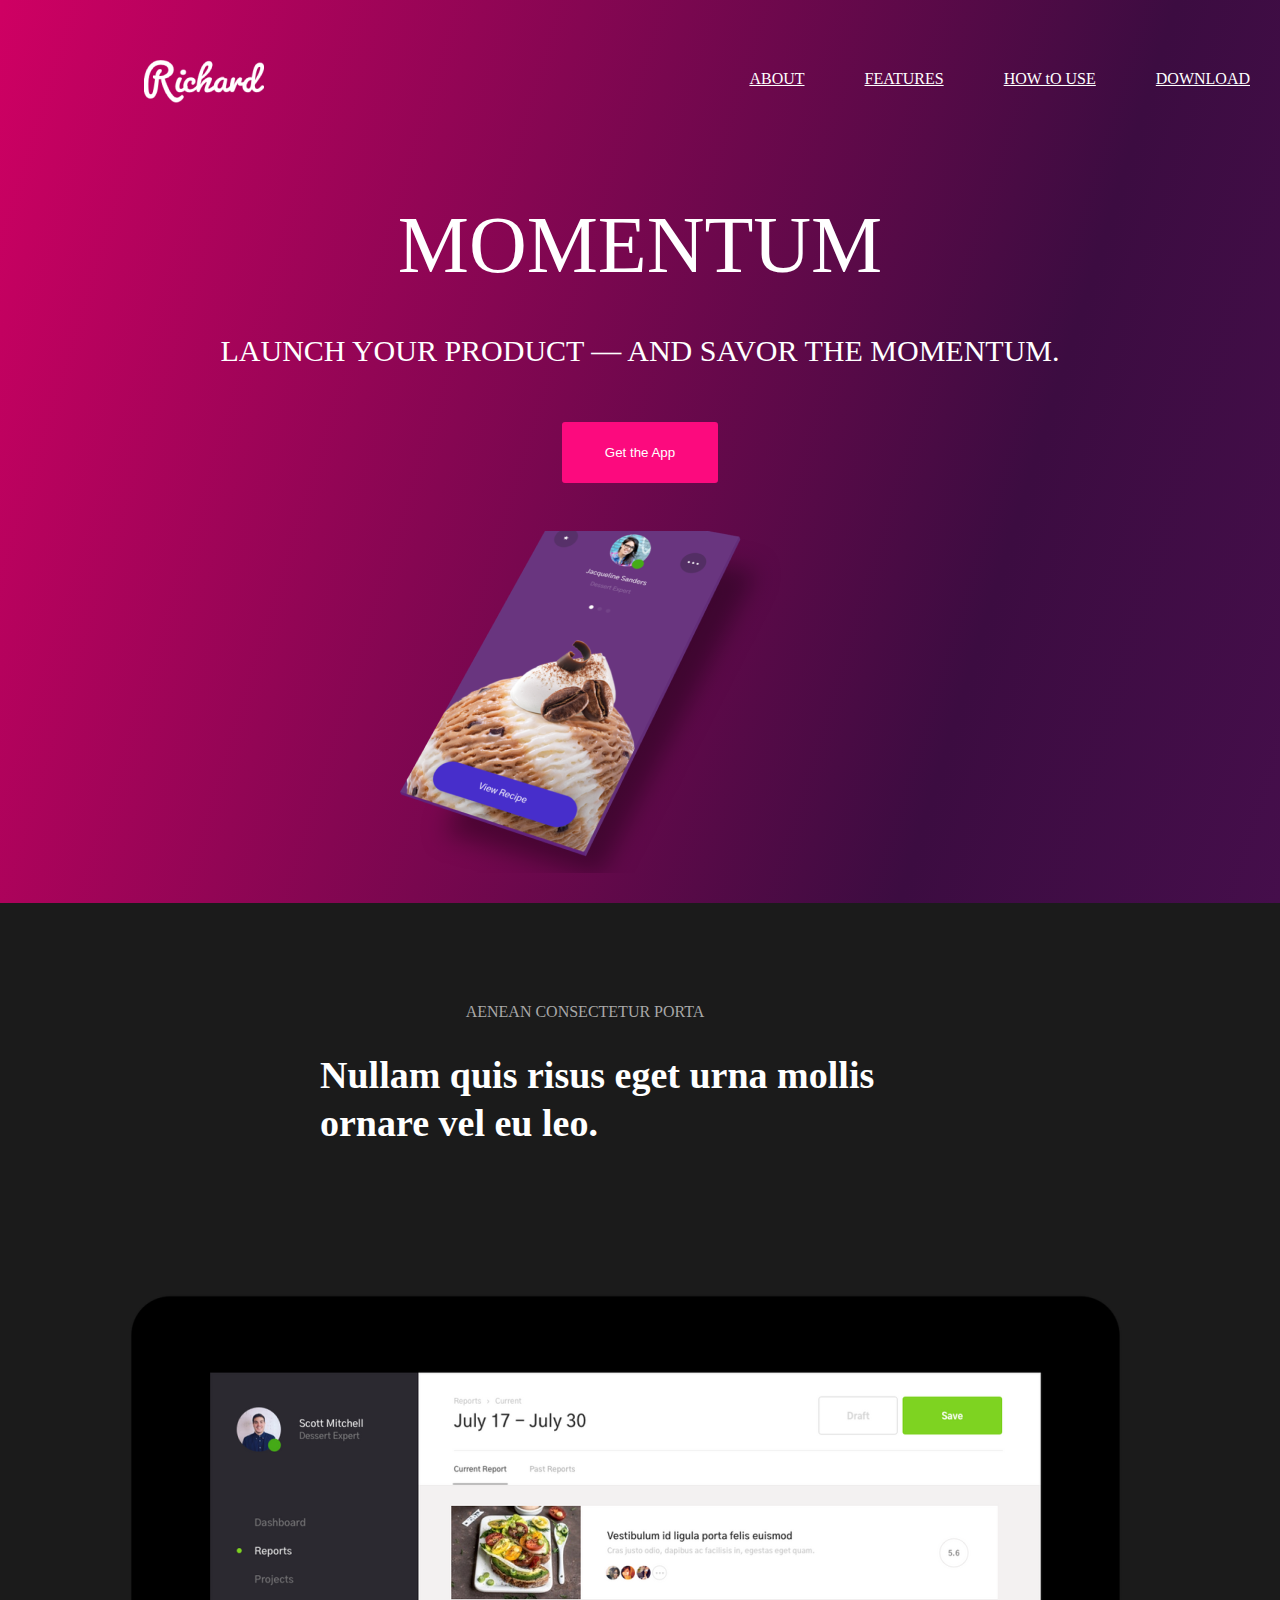
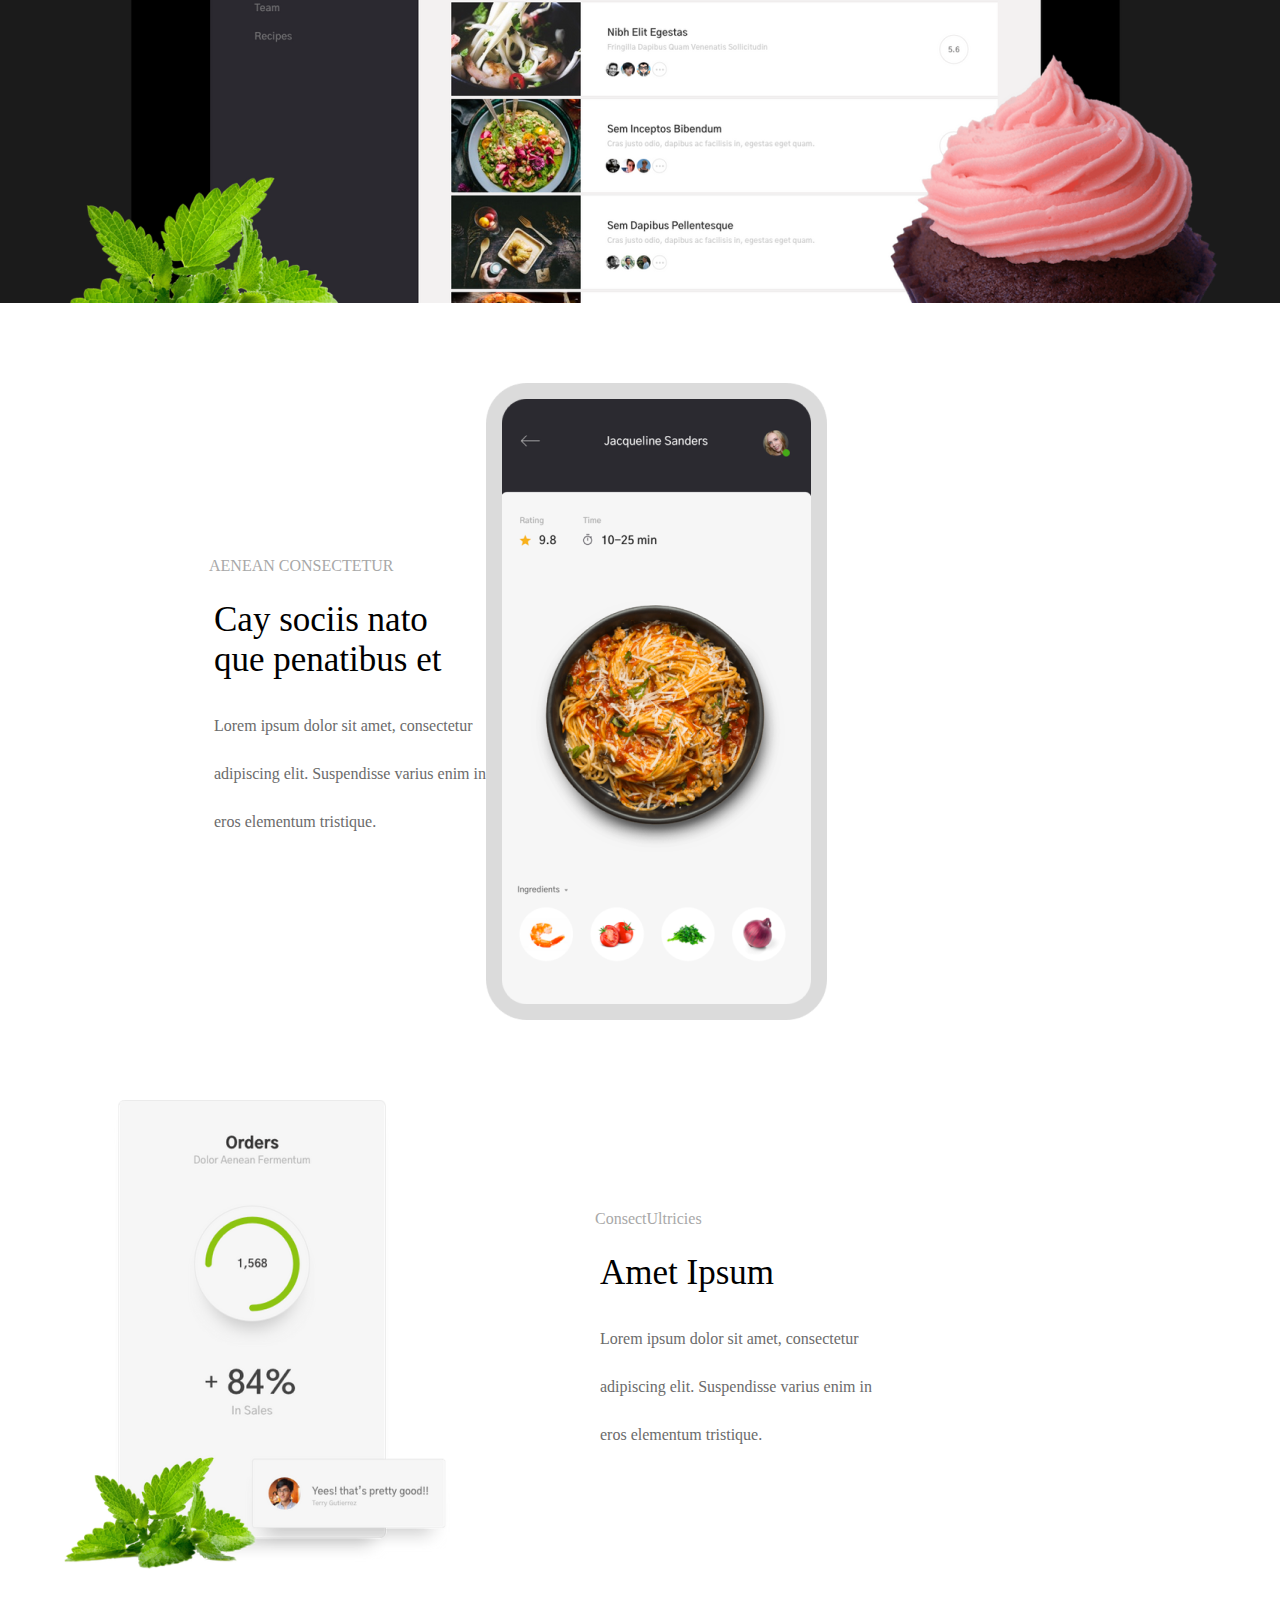
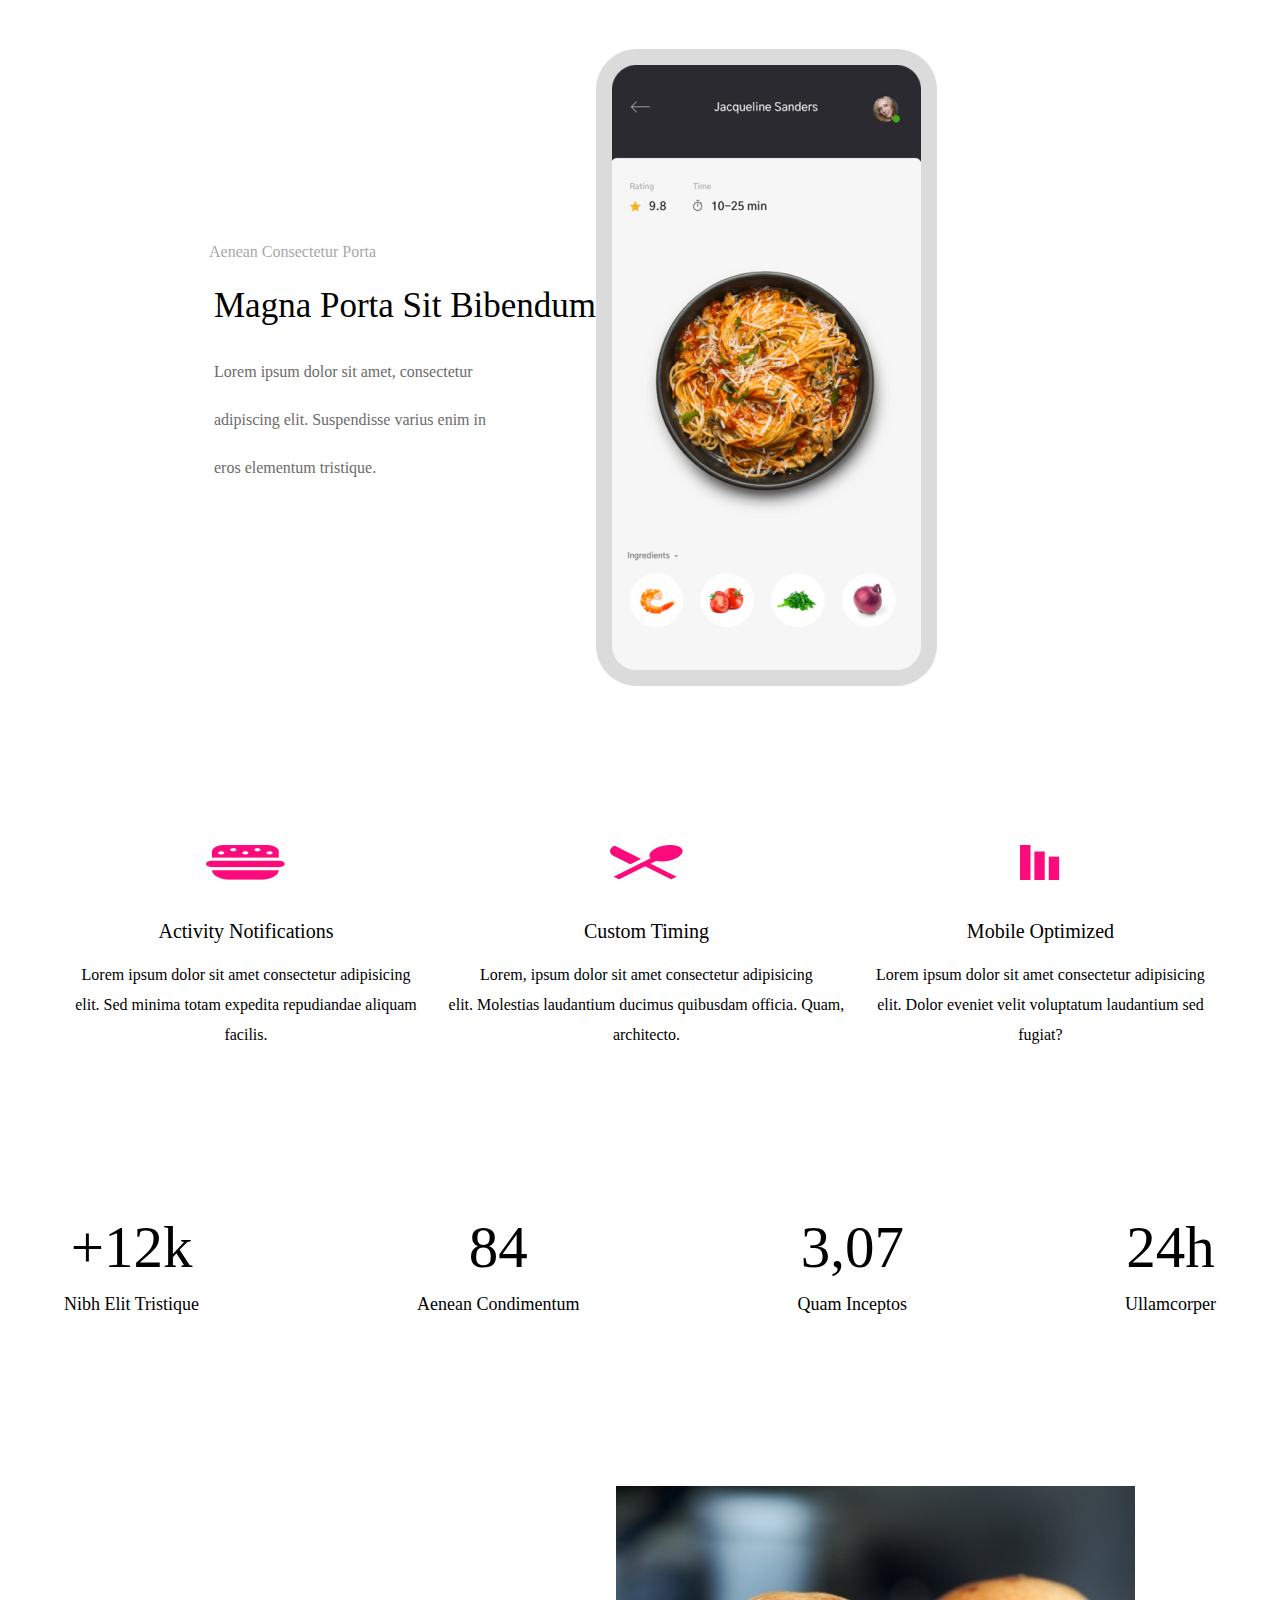
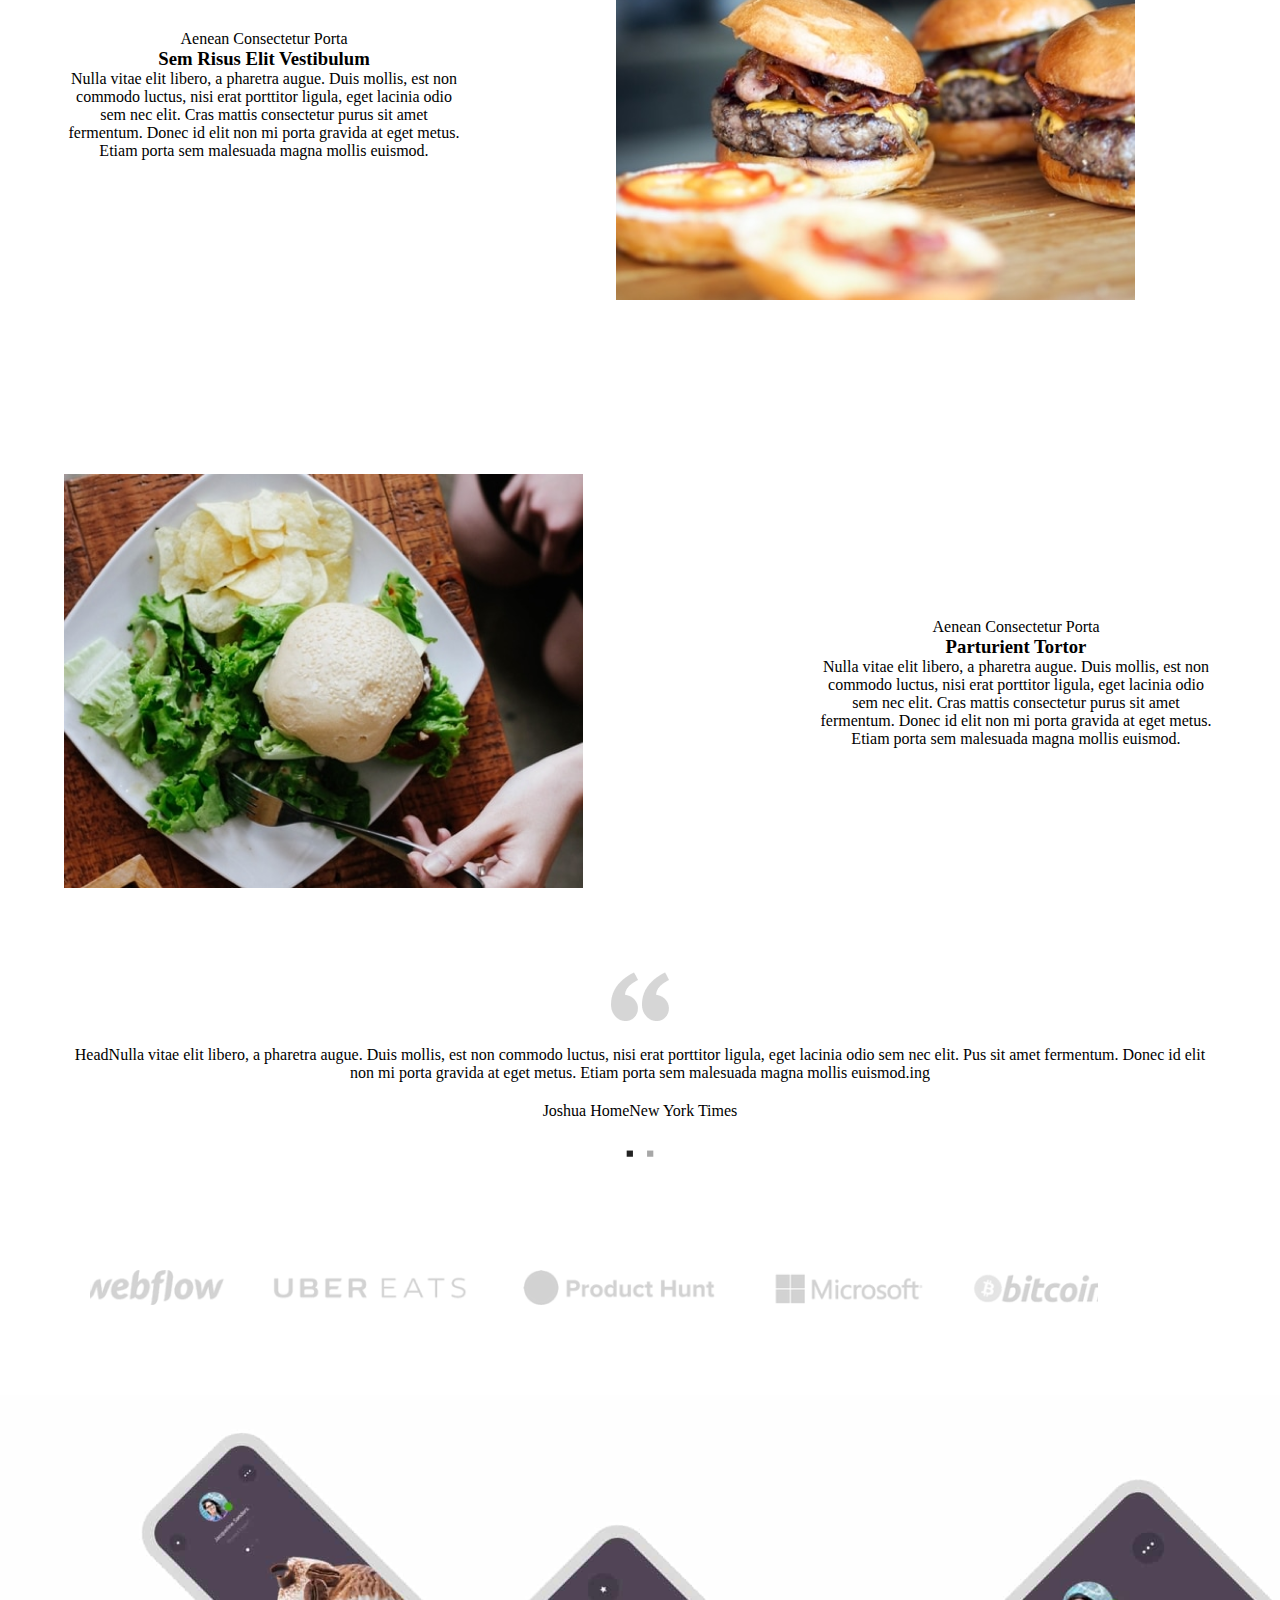
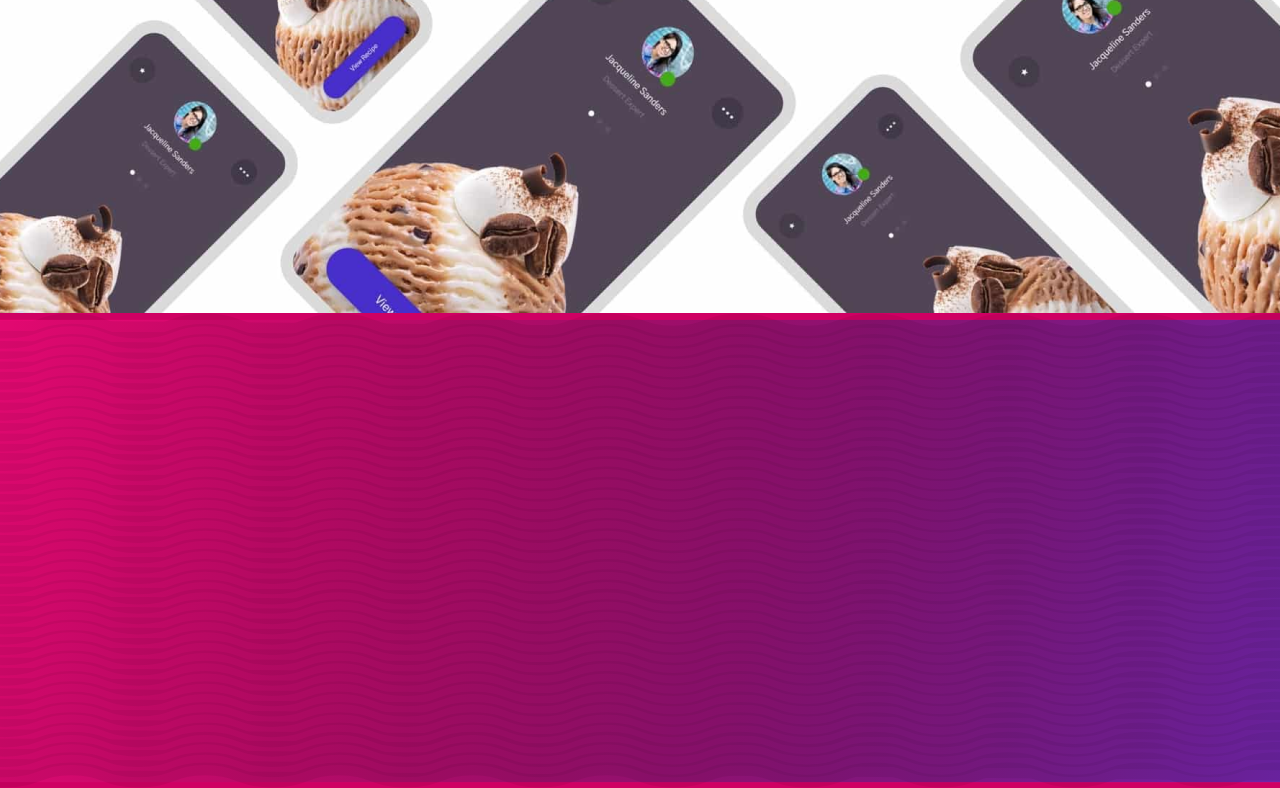
<file: lesson-2 Бэм/index.html>
<!DOCTYPE html>
<html lang="en">
<head>
    <meta charset="UTF-8">
    <meta http-equiv="X-UA-Compatible" content="IE=edge">
    <meta name="viewport" content="width=device-width, initial-scale=1.0">
    <title>Document</title>
    <link rel="stylesheet" href="./css/style.css">
</head>
<body>
    <div class="main">
        <div class="contaiber">
            <header class="header">
                <img class="header__logo" src="./css/images/logo.png" alt="">
                <nav class="header__nav">
                    <a class="header__nav__link"
                     href="">ABOUT</a>
                    <a class="header__nav__link" 
                    href="">FEATURES</a>
                    <a class="header__nav__link" 
                    href="">HOW tO USE</a>
                    <a class="header__nav__link"
                     href="">DOWNLOAD</a>
                </nav>
            </header>
            <div class="intro">
                <h1 class="intro__title">MOMENTUM</h1>
                <p class="intro__description">LAUNCH YOUR PRODUCT — AND SAVOR THE MOMENTUM.</p>
                <button class="intro__btn">Get the App</button>
                <img class="intro__img" src="./css/images/телефон.png" alt="">
            </div>
        </div>
    </div>
    <!-- main end -->

    <!-- desktop info start -->
    <div class="desktop-info">
        <div class="container">
            <div class="desktop-info__content">
                <p>AENEAN CONSECTETUR PORTA</p>
                <h2>Nullam quis risus eget urna mollis ornare vel eu leo.</h2>
                <img class="desktop-info__container__img" src="./css/images/еда.png" alt="desktop">
            </div>
        </div>
    </div>
    <!-- desktop info end -->

    <!-- mobile info start -->
    <div class="mobile-info">
        <div class="container">
        <div class="mobile-info__content">
        <div class="mobile-info__content__text">
            <p class="mobile-info__contant__text-size-s">AENEAN CONSECTETUR</p>
            <p class="mobile-info__contant__text-size-l">Cay sociis nato <br> que penatibus et</p>
            <p class="mobile-info__contant__text-size-m">Lorem ipsum dolor sit amet, consectetur <br> adipiscing elit. Suspendisse varius enim in <br> eros elementum tristique.</p>
        </div>
        <img src="./css/images/еда  с лапшами.png" alt="">
    </div>
</div>
</div>
<!-- mobile info end -->


 <!-- mobile info 2 start -->
 <div class="mobile-info">
    <div class="container">
    <div class="mobile-info__content">
        <img src="./css/images/растение.png" alt="">
    <div class="mobile-info__content__text">
        <p class="mobile-info__contant__text-size-s">ConsectUltricies</p>
        <p class="mobile-info__contant__text-size-l">Amet Ipsum</p>
        <p class="mobile-info__contant__text-size-m">Lorem ipsum dolor sit amet, consectetur <br> adipiscing elit. Suspendisse varius enim in <br> eros elementum tristique.</p>

    </div>
</div>
</div>
</div>
<!-- mobile info 2 end -->


 <!-- mobile info 3 start -->
 <div class="mobile-info">
    <div class="container">
    <div class="mobile-info__content">
    <div class="mobile-info__content__text">
        <p class="mobile-info__contant__text-size-s">Aenean Consectetur Porta</p>
        <p class="mobile-info__contant__text-size-l">Magna Porta Sit Bibendum</p>
        <p class="mobile-info__contant__text-size-m">Lorem ipsum dolor sit amet, consectetur <br> adipiscing elit. Suspendisse varius enim in <br> eros elementum tristique.  </p>

    </div>
    <img src="./css/images/еда  с лапшами.png" alt="">
</div>
</div>
</div>
<!-- mobile info 3 end -->

<!-- cards start -->
<div class="container">
    <div class="cards">
        <div class="cards__item">
            <img class="cards__item__icon" src="./css/images/бургер.png" alt="">
            <p class="cards__item__title">Activity Notifications</p>
            <p class="cards__item__description">Lorem ipsum dolor sit amet consectetur adipisicing <br> elit. Sed minima totam expedita repudiandae aliquam facilis.</p>
        </div>
        <div class="cards__item">
            <img class="cards__item__icon" src="./css/images/лошка.png" alt="">
            <p class="cards__item__title">Custom Timing</p>
            <p class="cards__item__description">Lorem, ipsum dolor sit amet consectetur adipisicing <br> elit. Molestias laudantium ducimus quibusdam officia. Quam, architecto.</p>
        </div>
        <div class="cards__item">
            <img class="cards__item__icon" src="./css/images/высоты.png" alt="">
            <p class="cards__item__title">Mobile Optimized</p>
            <p class="cards__item__description">Lorem ipsum dolor sit amet consectetur  adipisicing <br> elit. Dolor eveniet velit voluptatum laudantium sed fugiat?</p>
        </div>
    </div>
</div>
<!-- cards end -->

<!-- results start -->
<div class="container">
    <div class="results">
        <div class="results__item">
            <p class="results__item__title">+12k</p>
            <p class="results__item__description">Nibh Elit Tristique</p>
        </div>
        <div class="results__item">
            <p class="results__item__title">84</p>
            <p class="results__item__description">Aenean Condimentum</p>
        </div>
        <div class="results__item">
            <p class="results__item__title">3,07</p>
            <p class="results__item__description">Quam Inceptos</p>
        </div>
        <div class="results__item">
            <p class="results__item__title">24h</p>
            <p class="results__item__description">Ullamcorper</p>
        </div>
    </div>
</div>
<!-- results end -->

<!-- menu start -->
<div class="container">
    <div class="menu">
        <div class="menu__block">
            <div class="menu__block-text">
                <p class="menu__blick_text-child-1">Aenean Consectetur Porta</p>
                <h3 class="menu__blick_text-child-2">Sem Risus Elit Vestibulum</h3>
                <p class="menu__blick_text-child-3">Nulla vitae elit libero, a pharetra augue. Duis mollis, est non commodo luctus, nisi erat porttitor ligula, eget lacinia odio sem nec elit. Cras mattis consectetur purus sit amet fermentum. Donec id elit non mi porta gravida at eget metus. Etiam porta sem malesuada magna mollis euismod.</p>
            </div>
            <div class="menu__block-img">
                <img src="./css/images/гамбургер.png" alt="">
            </div>
        </div>
        <div class="menu__block">
            <div class="menu__block-img">
                <img src="./css/images/булый бургер.png" alt="">
            </div>
            <div class="menu__block-text">
                <p>Aenean Consectetur Porta</p>
                <h3>Parturient Tortor</h3>
                <p>Nulla vitae elit libero, a pharetra augue. Duis mollis, est non commodo luctus, nisi erat porttitor ligula, eget lacinia odio sem nec elit. Cras mattis consectetur purus sit amet fermentum. Donec id elit non mi porta gravida at eget metus. Etiam porta sem malesuada magna mollis euismod.</p>
            </div>
        </div>
    </div>
</div>
<!-- menu end -->


<!-- quote start -->
    <div class="container">
        <div class="quote">
            <div class="quote__text"> <img src="./css/images/ковычки.png" alt=""></div>
            <div class="quote__text">HeadNulla vitae elit libero, a pharetra augue. Duis mollis, est non commodo luctus, nisi erat porttitor ligula, eget lacinia odio sem nec elit. Pus sit amet fermentum. Donec id elit non mi porta gravida at eget metus. Etiam porta sem malesuada magna mollis euismod.ing</div>
            <div class="quote__text"><span>Joshua Home</span><span>New York Times</span></div>
        </div>
        <div class="quote__text">
            <img width="100%" class="quote__text-dots" src="./css/images/точки.png" alt="">
        </div>
    </div>
<!-- quete end -->

<!-- brands start-->
<div class="brands container">
    <img class="brands-img" src="./css/images/IMAGE (6).png" alt="">
</div>
<!--brand end  -->


<!-- phones start -->
<div class="container"> 
        <div class="phone"> 
            <div class="phone__img"> 
                <img class="quote__block-img__backroungbottom" src="./css/images/tellefon.png" alt=""> 
            </div> 
        </div> 
    </div>

<!-- phones end -->

<!--  -->
<div class="ready">

</div>
</body>
</html>
</file>
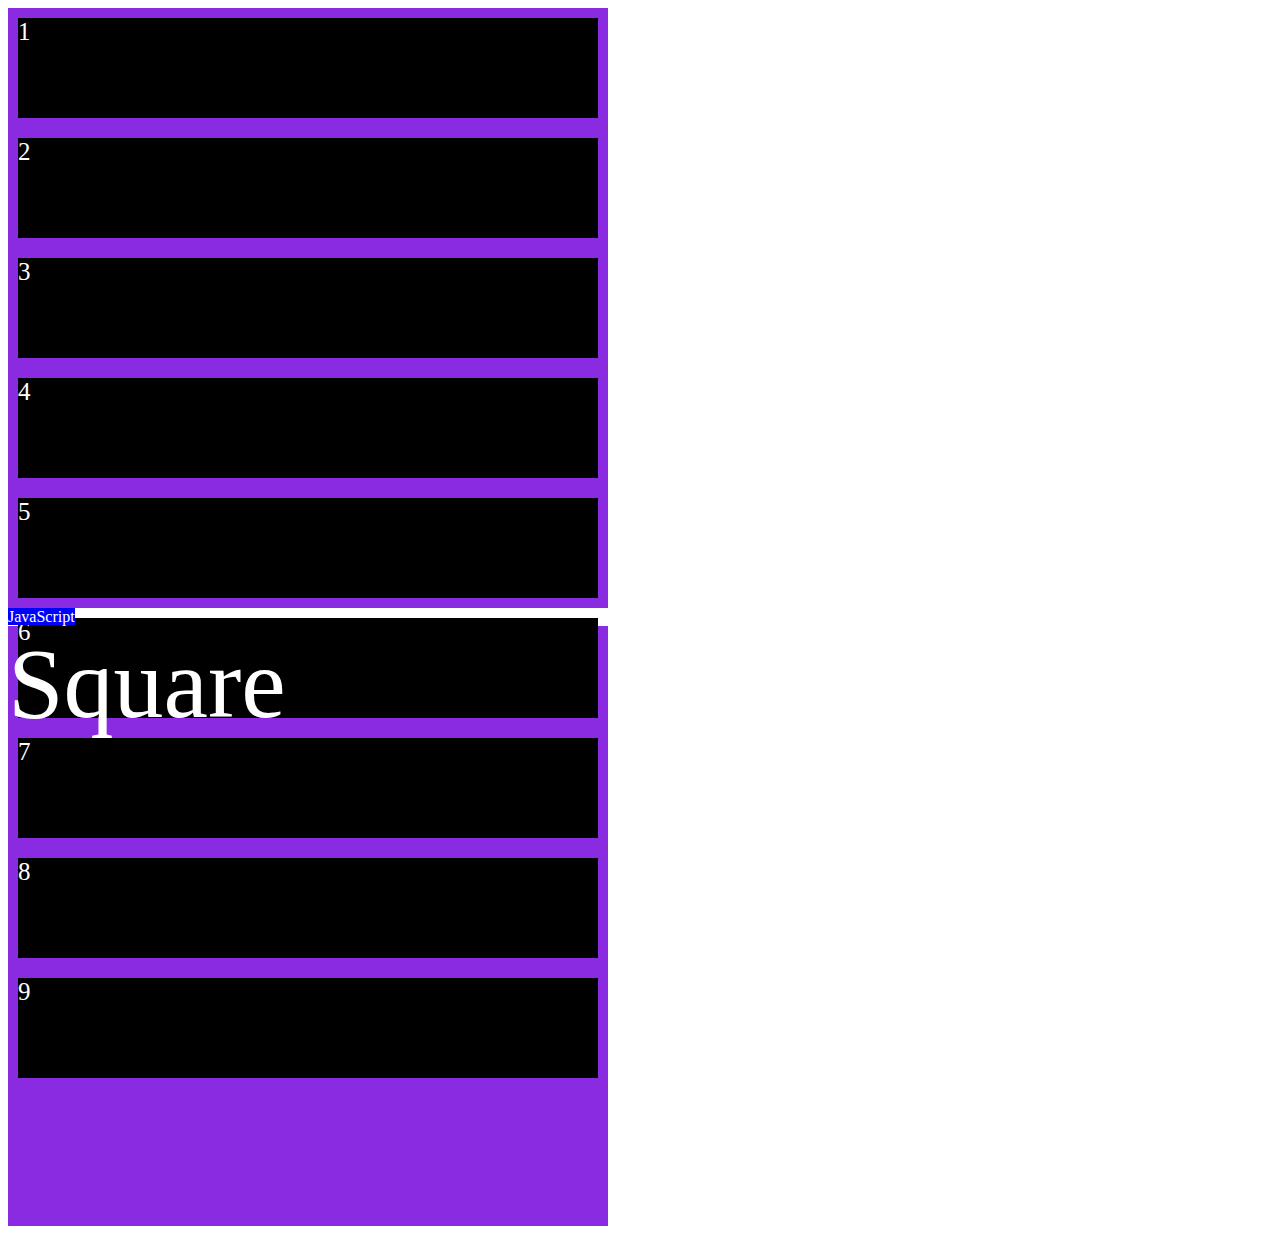
<file: Адаптивная верстка/index.html>
<!DOCTYPE html>
<html lang="en">
  <head>
    <meta charset="UTF-8" />
    <meta http-equiv="X-UA-Compatible" content="IE=edge" />
    <meta name="viewport" content="width=device-width, initial-scale=1.0" />

    <title>Document</title>
    <link rel="stylesheet" href="./css/style.css" />
  </head>
  <body>
    <div class="container"> 
      <div class="block">1</div>
      <div class="block">2</div>
      <div class="block">3</div>
      <div class="block">4</div>
      <div class="block">5</div>
      <div class="block">6</div>
      <div class="block">7</div>
      <div class="block">8</div>
      <div class="block">9</div>
    </div>

    <ddiv class="javascript">JavaScript</div>
        <div class="python">Python</div>
        <div class="php">PHT</div>
      </div class="emaple">
        <iv> 
    <div>Square</div>
  </body>
</html>
</file>
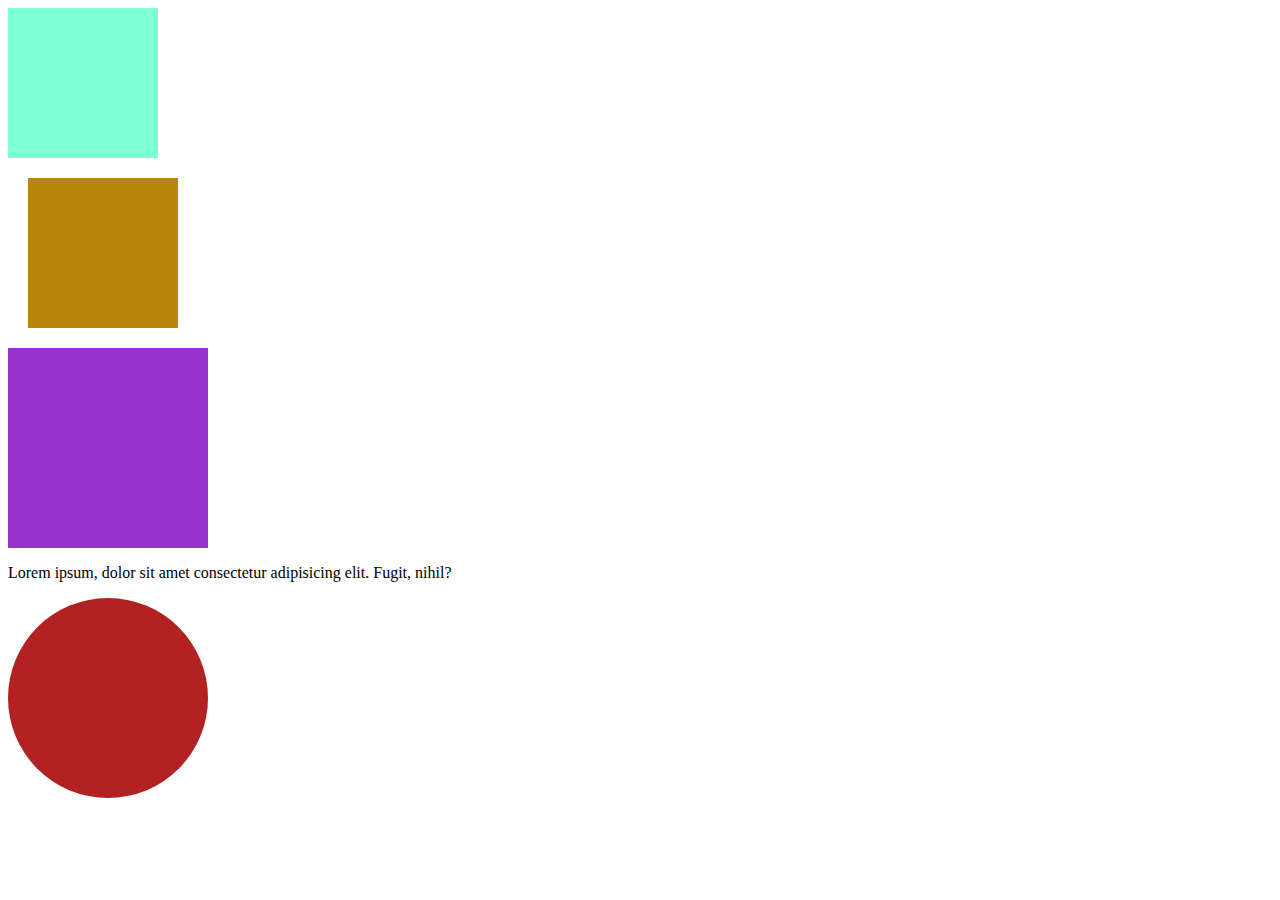
<file: Анимации/index.html>
<!DOCTYPE html>
<html lang="en">
  <head>
    <meta charset="UTF-8" />
    <meta http-equiv="X-UA-Compatible" content="IE=edge" />
    <meta name="viewport" content="width=device-width, initial-scale=1.0" />
    <title>Document</title>
    <link rel="stylesheet" href="./css/style.css" />
  </head>
  <body>
    <div class="block-animation"></div>
    <div class="block-animation2"></div>

    <div class="block"></div>
    <p>
      Lorem ipsum, dolor sit amet consectetur adipisicing elit. Fugit, nihil?
    </p>
  </body>

  <div class="circle"></div>
</html>
</file>
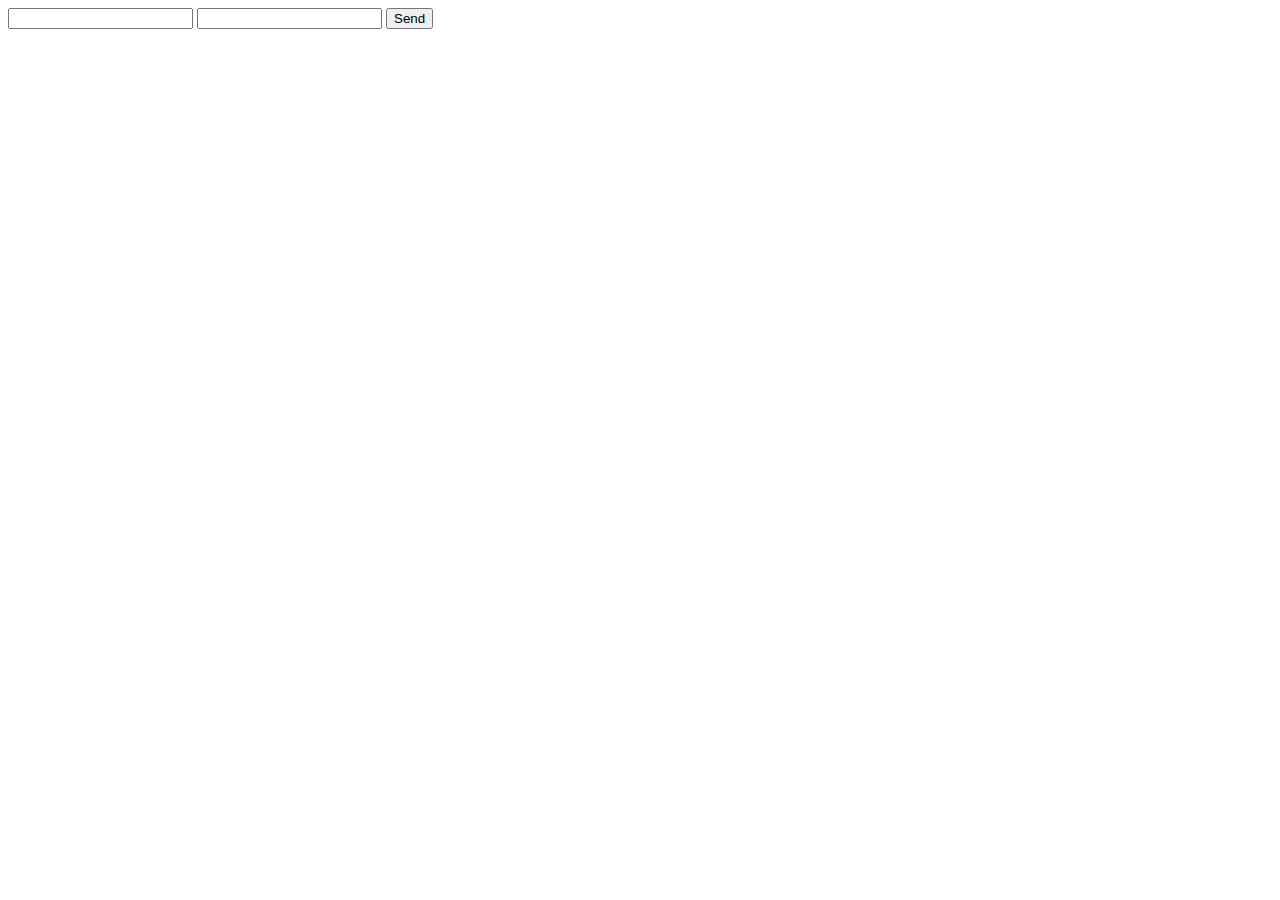
<file: Бэм/index.html>
<!DOCTYPE html>
<html lang="en">
<head>
    <meta charset="UTF-8">
    <meta http-equiv="X-UA-Compatible" content="IE=edge">
    <meta name="viewport" content="width=device-width, initial-scale=1.0">
    <title>Document</title>
</head>
<body>
    <!-- <form class="signin-form" action="">
        <input class="signin-form__name" type="text">
        <input class="signin-form__email" type="text">
        <button></button>
    </form> -->


    <!-- <form class="search-form" action="">
        <input class="search-form__input cearch-form__input_active" type="text">
        <button class="search-form__btn cearch-form__input_disabled"></button>
    </form> -->

    <form target="_blank" action="https://docs.google.com/forms/u/0/d/e/1FAIpQLSdXdtKaLZgl4TSZNeShnJccvv4RANCb2CjjzIQAcsD0WIqAyg/formResponse">
        <input name="entry.971944144" type="text">
        <input name="entry.137871608" type="number">
        <button>Send</button>
    </form>
</body>
</html>
</file>
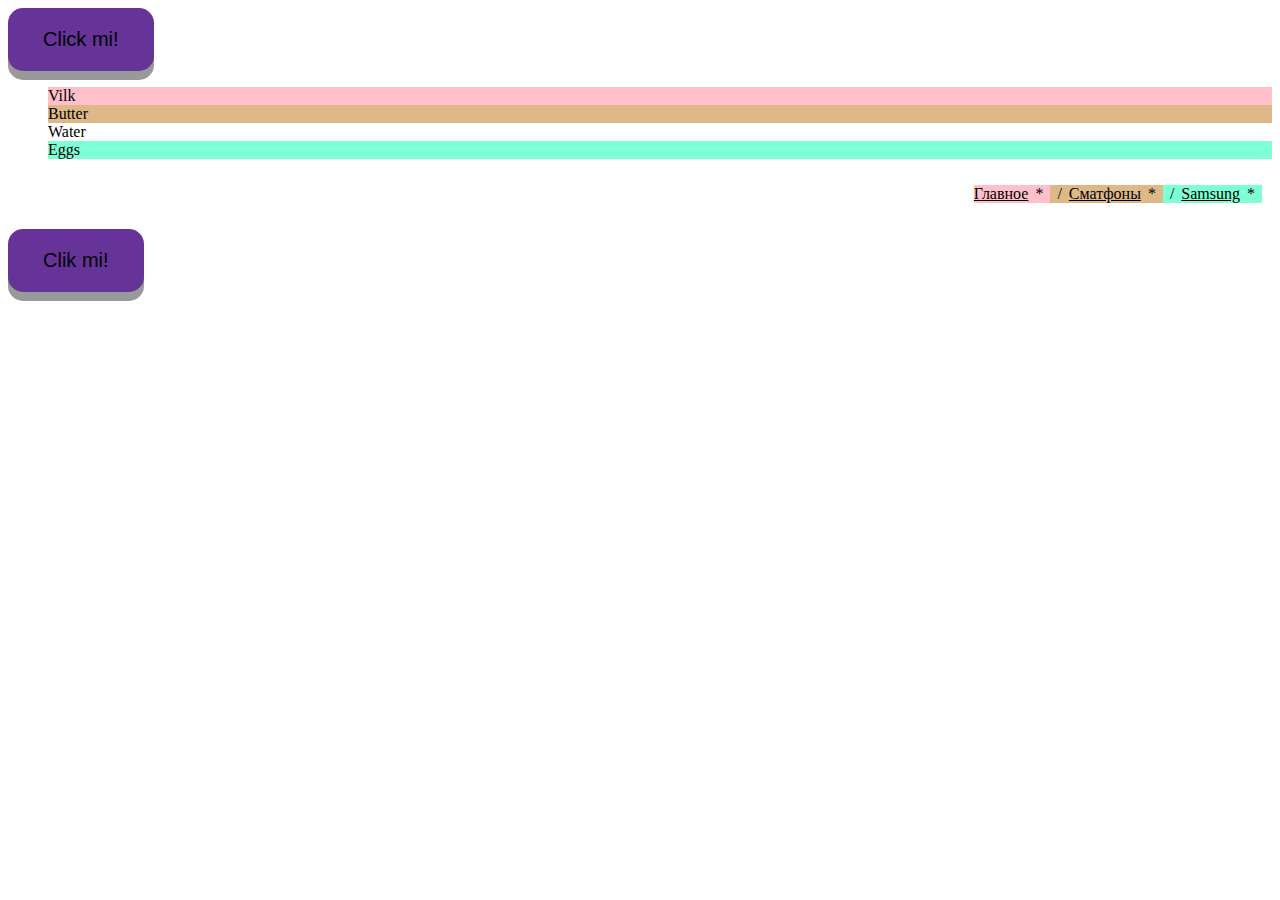
<file: Псевдоклассы и превдоэлементы/index.html>
<!DOCTYPE html>
<html lang="en">
  <head>
    <meta charset="UTF-8" />
    <meta http-equiv="X-UA-Compatible" content="IE=edge" />
    <meta name="viewport" content="width=device-width, initial-scale=1.0" />
    <title>Document</title>
    <link rel="stylesheet" href="css/style.css" />
  </head>
  <body>
    <!-- <p>Наведите указатель на <a href="https://makers.kg/">эту ссылку</a></p> -->
    <button>Click mi!</button>

    <ul>
      <li>Vilk</li>
      <li>Butter</li>
      <li>Water</li>
      <li>Eggs</li>
    </ul>

    <ul class="bredcrumbs">
      <li><a href="">Главное</a></li>
      <li><a href="">Сматфоны</a></li>
      <li><a href="">Samsung</a></li>
    </ul>

    <button>Clik mi!</button>
  </body>
</html>
</file>
<file: lesson-2 Бэм/css/style.css>
* {
    margin: 0;
    padding: 0;
    box-sizing: border-box;
}
.main {
    background: linear-gradient(287.15deg, #450E4B 0%, #3C0C41 24.48%, rgba(207, 0, 99, 0) 100%), #CF0063;
}
.container {
    width: 1152px;
    margin: 0 auto;
}
.header {
    display: flex;
    justify-content: space-between;
    
}
.header__logo {
    margin-top: 60px;
    margin-left: 144px;
    height: 43px;
}
.header__nav {
    display: flex;
    margin-top: 40px;
}

.header__nav__link {
    color: #FFFFFF;
    padding: 30px;
}
.intro {
    display: flex;
    flex-direction: column;
    align-items: center;
    color: #FFFFFF;
}
.intro__title {
    margin-top: 82px;
    font-weight: 400;
    font-size: 80px;
    margin-bottom: 19px;
}
.intro__description {
    font-size: 30px;
    line-height: 44px;
    margin-top: 19px;
}
.intro__btn {
    color: #FFFFFF;
    background-color: #FC0A7E;
    border-radius: 3px;
    padding: 20px 40px 20px 40px;
    border: solid #FC0A7E ;
    margin-top: 49px;
}

.intro__img {
    margin-top: 48px;
   margin-right: 100px;
   margin-bottom: 30px;
  
}

/* desktop info start */
.desktop-info {
    background-color: #1B1B1B;
    color: white;
}
.desktop-info__content {
    display: flex;
    flex-direction: column;
    align-items: center;
    margin-right: 40px;
} 
.desktop-info__content p {
    color: #A8A8A8;
    margin-top: 100px;
    margin-right: 70px;
}
.desktop-info__content h2 {
    width: 600px;
    margin-top: 30px;
    align-content: center;
    line-height: 48px;
    font-size: 38px;
}
.desktop-info__content img {
    margin-top: 100px;
}
 /* desktop info end  */

 /* <!-- mobile info start -->  */

.mobile-info__contant__text-size-s {
    color: #A8A8A8;
    margin-left: 145px;
}
.mobile-info__contant__text-size-l {
    margin-left: 150px;
    margin-top: 25px;
    line-height: 40px;
    font-weight: 400px;
    Font-size: 35px;
}
.mobile-info__contant__text-size-m {
    margin-left: 150px;
    margin-top: 22px;
    color: #6B6B6B;
    line-height: 48px;
}

.mobile-info__content {
    display: flex;
    align-items: center;
    margin-top: 80px;
}
/* cards start */
.cards {
    display: flex;
    margin-top: 159px;
}
.cards__item {
    display: flex;
    flex-direction: column;
    align-items: center;
    text-align: center;
    
}
.cards__item__title {
    align-content: center;
    margin-top: 40px;
    font-size: 20px;
    font-style: bold;
    color: #000000;
}
.cards__item__description {
    margin-top: 17px;
    font-size: 16px;
    line-height: 30px;
}


/* results start */
.results {
    display: flex;
    justify-content: space-between;
}
.results__item {
    text-align: center;
}
.results__item__title {
    margin-top: 163px;
    font-size: 59px;
}
.results__item__description {
    margin-top: 10px;
    font-size: 18px;
    color: #000000 solid bold;
    line-height: 24px;
}
/* menu start */
.menu__block{
    display: flex;
    justify-content: space-between;
    align-items: center;
    margin-top: 170px;
}

.menu__block-img {
    width: 600px;
}
.menu__block-text {
    width: 400px;
    text-align: center;
}
.menu__block-text-child-2 {
    margin-top: 25px 0;
}
/* menu end */

/* quote start */
.quote {
    text-align: center;
    margin-top: 80px;
}
.quote__text {
    margin: 20px 0;
}
.quote__test-dots {
    width: 100%;
}
/* quote end */

/* brands start */
.brands {
    text-align: center;
    margin: 90px;
}
.brands-img {
    display: flex;
    justify-content: center;
}
/* brands end */
 
/* phone start */
.phone__img { 
    display: flex; 
    justify-content: center; 
}
/* phone end */

/* resdy start */
.ready {
    background: linear-gradient(287.15deg, #450E4B 0%, #3C0C41 24.48%, rgba(207, 0, 99, 0) 100%), #CF0063;
    background-image: url(./images/волны.svg);
    background-position: center;
    background-size: cover;
    height: 475px;
}

@media all and (max-width: 1200px){
    .desktop-info__container__img {
        width: 80%;
        
    }
}
</file>
<file: Адаптивная верстка/css/style.css>
.container {
    display: flex;
    flex-wrap: wrap;
}


.block {
    /* width: 100px;  */
    width: 100%; 
    height: 100px;
    background-color: black;
    color: white;
    margin: 10px;
    font-size: 25px;
}
.javascript {
    width: 100px;
    height: 100px;
    background-color: blue;
    color: white;
}
.python {
    width: 150px;
    height: 150px;
    background-color: yellow;
    display: none;
}

.php {
    width: 200px;
    height: 200px;
    background-color: violet;
    display: none;
}

@media screen and (max-width: 1024px) {
    .javascript{
        display: none;
    }
    .python {
        display: block;
    }
}

@media all and (max-width: 700px) {
    .python {
        display: none;
    }
    .php {
        display: block;
    }
}

@media all and (min-width:1500px) {
    .python, .php {
        display: block;
    }
}

div {
    width: 600px;
    height: 600px;
    background-color: blueviolet;
    font-size: 100px;
}
@media all and (max-width: 620px) {
    div {
        width: 70%;
        font-size: 70px;
    }
}
</file>
<file: Анимации/css/style.css>
.block-animation {
  width: 150px;
  height: 150px;
  background-color: aquamarine;
  transition-property: background-color;
  transition-duration: 2s;
}
.block-animation:hover {
  background-color: crimson;
}
.block-animation2 {
  width: 150px;
  height: 150px;
  background-color: darkgoldenrod;
  margin: 20px;
  transition: all 2s cubic-bezier(0.6, 0.21, 1, 0.4);
  /* , height 2s cubic-bezier(.6,.21,1,.4); */
  /* transition-timing-function: cubic-bezier(.6,.21,1,.4); */
}
.block-animation2:hover {
  width: 300px;
  height: 300px;
}
.block {
  width: 200px;
  height: 200px;
  background-color: darkorchid;
  animation-name: fadeIn;
  animation-duration: 3s;
  animation-iteration-count: inherit;
}

@keyframes fadeIn {
  0% {
    opacity: 0;
  }

  40%,
  85% {
    background-color: darkseagreen;
  }

  100% {
    opacity: 1;
  }
}

p {
  /* animation-name: slideIn;
    animation-duration: 4s;
    animation-iteration-count: infinite;
    /* animation-direction: alternate; */
  animation: slideIn 4s infinite alternate;
}

@keyframes slideIn {
  from {
    margin-left: 100%;
    width: 300%;
  }
  to {
    margin-right: 0%;
    width: 100%;
  }
}

.circle {
  width: 200px;
  height: 200px;
  background-color: firebrick;
  border-radius: 100%;
  animation: pulsing 2s infinite;
}
@keyframes pulsing {
  0% {
    transform: scale(0.5, 0.5);
  }

  50% {
    transform: scale(1, 1);
  }
  100% {
    transform: scale(0.5, 0.5);
  }
}
</file>
<file: Псевдоклассы и превдоэлементы/css/style.css>
a:visited {
  color: black;
}

a:hover {
  color: red;
}

button:hover {
  display: none;
}

/* первый список */
li:first-child {
  background-color: pink;
}

/* последний список */
li:last-child {
  background-color: aquamarine;
}
/* Butter */
li:nth-child(2) {
  background-color: burlywood;
}

/* убирает точки */
ul {
  list-style: none;
}
.bredcrumbs {
  display: flex;
  justify-content: end;
  padding: 10px;
}
/*before разделяет  */
.bredcrumbs li + li::before {
  content: "/";
  padding: 0 7px;
}

.bredcrumbs li::after {
  content: "*";
  padding: 0 7px;
}
/* pointer ручка */
button {
  padding: 20px 35px;
  font-size: 20px;
  text-align: center;
  cursor: pointer;
  background-color: rebeccapurple;
  outline: none;
  border: none;
  border-radius: 15px;
  box-shadow: 0 9px #999;
}

button:hover {
  background-color: #8c96b8;
}
</file>
